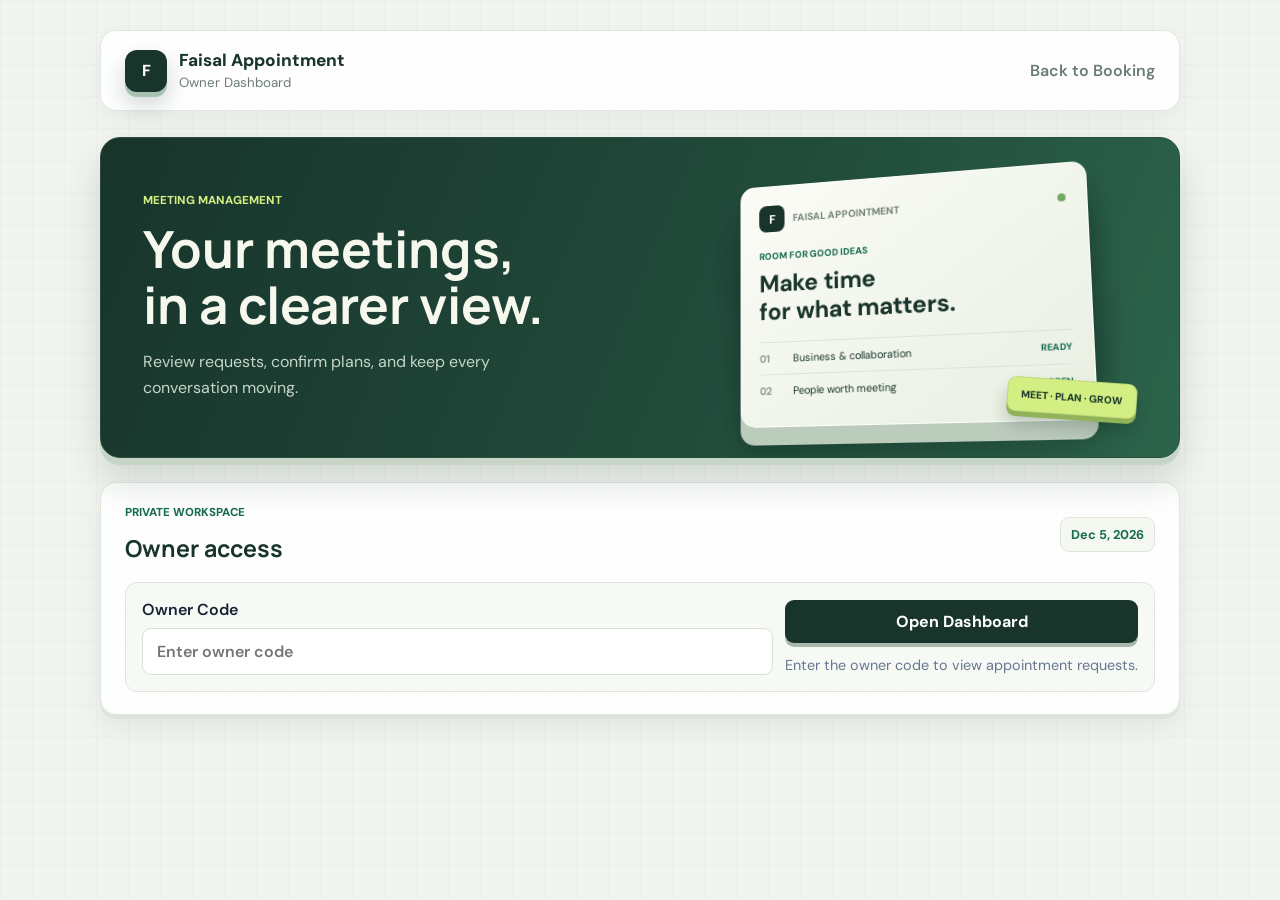
<file: owner.html>
<!DOCTYPE html>
<html lang="en">
  <head>
    <meta charset="UTF-8" />
    <meta name="viewport" content="width=device-width, initial-scale=1.0" />
    <title>Faisal Appointment | Owner Dashboard</title>
    <link rel="preconnect" href="https://fonts.googleapis.com" />
    <link rel="preconnect" href="https://fonts.gstatic.com" crossorigin />
    <link href="https://fonts.googleapis.com/css2?family=DM+Sans:wght@400;500;600;700;800&family=Manrope:wght@500;600;700;800&display=swap" rel="stylesheet" />
    <link rel="stylesheet" href="styles.css" />
  </head>
  <body data-page="owner">
    <div class="page-shell owner-shell">
      <header class="topbar owner-topbar">
        <div class="brand-wrap">
          <div class="brand-mark">F</div>
          <div>
            <p class="brand-name">Faisal Appointment</p>
            <small>Owner Dashboard</small>
          </div>
        </div>
        <nav class="nav-links">
          <a href="index.html">Back to Booking</a>
        </nav>
      </header>

      <main class="owner-main">
        <section class="owner-intro">
          <div class="owner-intro-copy">
            <p class="eyebrow">Meeting management</p>
            <h1>Your meetings,<br />in a clearer view.</h1>
            <p>Review requests, confirm plans, and keep every conversation moving.</p>
          </div>
          <div class="dashboard-scene" aria-hidden="true">
            <div class="scene-shadow"></div>
            <div class="scene-card">
              <div class="scene-card-top">
                <span class="scene-mark">F</span>
                <span>FAISAL APPOINTMENT</span>
                <i></i>
              </div>
              <div class="scene-copy">
                <span>ROOM FOR GOOD IDEAS</span>
                <strong>Make time<br />for what matters.</strong>
              </div>
              <div class="scene-line"><b>01</b><span>Business & collaboration</span><em>READY</em></div>
              <div class="scene-line"><b>02</b><span>People worth meeting</span><em>OPEN</em></div>
            </div>
            <div class="scene-chip">MEET · PLAN · GROW</div>
          </div>
        </section>

        <section class="owner-panel">
          <div class="panel-header owner-header-row">
            <div>
              <p class="eyebrow">Private workspace</p>
              <h2>Owner access</h2>
            </div>
            <span id="todayDate" class="date-pill"></span>
          </div>

          <div class="owner-access-box">
            <label>
              Owner Code
              <input type="password" id="ownerCode" placeholder="Enter owner code" />
            </label>
            <button id="ownerAccessBtn" class="owner-btn">Open Dashboard</button>
            <p id="ownerStatus" class="status-note">Enter the owner code to view appointment requests.</p>
          </div>
        </section>

        <section id="ownerDashboard" class="owner-dashboard hidden">
          <div class="dashboard-heading">
            <div>
              <p class="eyebrow">Your overview</p>
              <h2>Appointment requests</h2>
            </div>
            <span class="dashboard-live"><i></i> All requests</span>
          </div>
          <div class="summary-row">
            <div class="summary-card">
              <span>Total Requests</span>
              <strong id="totalRequests">0</strong>
            </div>
            <div class="summary-card">
              <span>Confirmed</span>
              <strong id="confirmedTotal">0</strong>
            </div>
            <div class="summary-card">
              <span>Pending</span>
              <strong id="pendingTotal">0</strong>
            </div>
          </div>

          <div id="ownerAppointmentList" class="appointment-list"></div>
        </section>
      </main>
    </div>

    <script src="script.js"></script>
  </body>
</html>
</file>
<file: styles.css>
:root {
  --bg: #eef5ff;
  --primary: #195bd6;
  --primary-dark: #123d9c;
  --primary-soft: #eaf2ff;
  --text: #172334;
  --muted: #66778f;
  --line: #dfe8f7;
  --success: #1fa76b;
  --danger: #d94b4b;
  --warning: #d29b12;
  --panel: rgba(255, 255, 255, 0.86);
  --shadow: 0 22px 48px rgba(13, 31, 69, 0.12);
}

* {
  box-sizing: border-box;
}

html {
  scroll-behavior: smooth;
}

body {
  margin: 0;
  font-family: "Inter", sans-serif;
  background: linear-gradient(180deg, #f4f8ff 0%, #edf5ff 100%);
  color: var(--text);
}

button,
input,
select {
  font: inherit;
}

.page-shell {
  max-width: 1200px;
  margin: 0 auto;
  padding: 30px 20px 60px;
}

.topbar {
  display: flex;
  align-items: center;
  justify-content: space-between;
  gap: 18px;
  padding: 18px 24px;
  background: rgba(255, 255, 255, 0.72);
  border: 1px solid rgba(203, 219, 244, 0.9);
  border-radius: 22px;
  box-shadow: 0 10px 28px rgba(18, 43, 83, 0.06);
  backdrop-filter: blur(8px);
}

.brand-wrap {
  display: flex;
  align-items: center;
  gap: 12px;
}

.brand-mark {
  width: 42px;
  height: 42px;
  display: grid;
  place-items: center;
  border-radius: 14px;
  font-weight: 800;
  color: white;
  background: linear-gradient(135deg, var(--primary), #5b8dff);
  box-shadow: 0 12px 24px rgba(25, 91, 214, 0.3);
}

.brand-name {
  margin: 0;
  font-size: 1.08rem;
  font-weight: 800;
}

.brand-wrap small {
  color: var(--muted);
}

.nav-links {
  display: flex;
  align-items: center;
  gap: 26px;
}

.nav-links a {
  text-decoration: none;
  color: var(--muted);
  font-weight: 600;
}

.nav-btn,
.primary-btn,
.secondary-btn,
.submit-btn,
.owner-btn,
.confirm-btn,
.reject-btn,
.delete-btn,
.close-btn {
  border: none;
  border-radius: 12px;
  cursor: pointer;
  transition: 0.2s ease;
}

.nav-btn,
.primary-btn,
.submit-btn,
.owner-btn {
  background: linear-gradient(135deg, var(--primary), #4d84ff);
  color: white;
  box-shadow: 0 14px 26px rgba(25, 91, 214, 0.24);
}

.nav-btn,
.owner-btn {
  padding: 11px 18px;
  font-weight: 700;
}

.primary-btn,
.submit-btn {
  padding: 15px 20px;
  font-weight: 700;
}

.secondary-btn {
  padding: 15px 20px;
  background: var(--primary-soft);
  color: var(--primary-dark);
  font-weight: 700;
}

.container {
  margin-top: 32px;
}

.hero {
  display: grid;
  grid-template-columns: 1.25fr 0.75fr;
  gap: 30px;
  align-items: center;
  margin-bottom: 32px;
}

.eyebrow {
  margin: 0 0 12px;
  color: var(--primary-dark);
  text-transform: uppercase;
  letter-spacing: 0.12em;
  font-size: 0.72rem;
  font-weight: 800;
}

.hero-copy h1 {
  margin: 0;
  font-size: clamp(2.5rem, 5vw, 4rem);
  line-height: 1.08;
}

.lead {
  margin-top: 18px;
  max-width: 620px;
  color: var(--muted);
  font-size: 1.08rem;
  line-height: 1.7;
}

.hero-actions {
  display: flex;
  align-items: center;
  gap: 14px;
  margin-top: 28px;
}

.stats {
  list-style: none;
  padding: 0;
  margin: 28px 0 0;
  display: flex;
  flex-wrap: wrap;
  gap: 24px;
}

.stats li {
  display: flex;
  flex-direction: column;
  gap: 4px;
}

.stats strong {
  font-size: 1.5rem;
}

.stats span {
  color: var(--muted);
}

.hero-panel {
  display: grid;
  gap: 20px;
}

.mini-card {
  background: rgba(255, 255, 255, 0.82);
  border: 1px solid var(--line);
  border-radius: 22px;
  padding: 24px;
  box-shadow: var(--shadow);
}

.mini-card.accent {
  background: linear-gradient(135deg, #ebf3ff, #f5f9ff);
}

.mini-label {
  margin: 0 0 9px;
  color: var(--muted);
  font-size: 0.8rem;
}

.mini-card h3 {
  margin: 0 0 8px;
  font-size: 1.8rem;
}

.mini-card span {
  color: var(--muted);
}

.booking-layout {
  display: grid;
  grid-template-columns: 1.25fr 0.75fr;
  gap: 28px;
  align-items: start;
}

.booking-form,
.appointments-panel,
.owner-panel {
  background: var(--panel);
  border: 1px solid var(--line);
  border-radius: 26px;
  box-shadow: var(--shadow);
}

.booking-form {
  padding: 30px;
}

.section-head h2,
.panel-header h3,
.owner-header-row h2 {
  margin: 0;
  font-size: clamp(1.6rem, 2vw, 2.2rem);
}

.form-grid {
  display: grid;
  grid-template-columns: repeat(2, minmax(0, 1fr));
  gap: 22px;
  margin-top: 24px;
}

label {
  display: flex;
  flex-direction: column;
  gap: 8px;
  color: var(--text);
  font-weight: 600;
}

input,
select {
  width: 100%;
  padding: 12px 14px;
  border: 1px solid var(--line);
  border-radius: 12px;
  background: #f8fbff;
  color: var(--text);
  outline: none;
  transition: border-color 0.2s ease, box-shadow 0.2s ease;
}

input:focus,
select:focus {
  border-color: rgba(25, 91, 214, 0.8);
  box-shadow: 0 0 0 4px rgba(25, 91, 214, 0.1);
}

.submit-btn {
  width: 100%;
  margin-top: 24px;
}

.appointments-panel,
.owner-panel {
  padding: 24px 20px 18px;
}

.panel-header,
.owner-header-row {
  display: flex;
  align-items: center;
  justify-content: space-between;
  gap: 12px;
  margin-bottom: 18px;
}

.date-pill {
  background: var(--primary-soft);
  color: var(--primary-dark);
  font-size: 0.8rem;
  font-weight: 700;
  padding: 8px 10px;
  border-radius: 999px;
}

.notes-box,
.owner-access-box {
  display: grid;
  gap: 12px;
  padding: 16px;
  border: 1px solid var(--line);
  border-radius: 18px;
  background: linear-gradient(135deg, #f9fbff, #edf5ff);
}

.notes-box p,
.status-note {
  margin: 0;
  color: var(--muted);
  font-size: 0.9rem;
}

.owner-main {
  display: grid;
  gap: 28px;
  margin-top: 28px;
}

.summary-row {
  display: grid;
  grid-template-columns: repeat(3, minmax(0, 1fr));
  gap: 14px;
  margin-top: 18px;
}

.summary-card {
  padding: 16px;
  border-radius: 18px;
  border: 1px solid var(--line);
  background: linear-gradient(135deg, #f9fbff, #edf5ff);
  display: grid;
  gap: 8px;
}

.summary-card span {
  color: var(--muted);
  font-size: 0.8rem;
}

.summary-card strong {
  font-size: 1.8rem;
}

.hidden {
  display: none;
}

.appointment-list {
  display: grid;
  gap: 14px;
  margin-top: 16px;
}

.appointment-card {
  background: linear-gradient(135deg, #f9fbff, #eef5ff);
  border: 1px solid var(--line);
  border-radius: 18px;
  padding: 16px;
}

.appointment-top {
  display: flex;
  justify-content: space-between;
  align-items: center;
  gap: 12px;
}

.appointment-name {
  margin: 0;
  font-size: 1.08rem;
}

.status-pill {
  display: inline-flex;
  align-items: center;
  padding: 6px 10px;
  border-radius: 999px;
  font-size: 0.72rem;
  font-weight: 700;
  border: 1px solid transparent;
}

.status-pending {
  background: rgba(210, 155, 18, 0.12);
  color: var(--warning);
  border-color: rgba(210, 155, 18, 0.2);
}

.status-confirmed {
  background: rgba(31, 167, 107, 0.12);
  color: var(--success);
  border-color: rgba(31, 167, 107, 0.2);
}

.status-rejected {
  background: rgba(217, 75, 75, 0.1);
  color: var(--danger);
  border-color: rgba(217, 75, 75, 0.2);
}

.appointment-meta {
  margin: 10px 0 0;
  display: grid;
  gap: 6px;
  color: var(--muted);
  font-size: 0.92rem;
}

.owner-actions {
  display: flex;
  flex-wrap: wrap;
  gap: 8px;
  margin-top: 12px;
}

.confirm-btn,
.reject-btn,
.delete-btn {
  padding: 8px 10px;
  font-weight: 700;
}

.confirm-btn {
  background: rgba(31, 167, 107, 0.12);
  color: var(--success);
}

.reject-btn {
  background: rgba(217, 75, 75, 0.12);
  color: var(--danger);
}

.delete-btn {
  background: rgba(217, 75, 75, 0.08);
  color: var(--danger);
}

.empty-state {
  margin: 0;
  padding: 28px 16px;
  text-align: center;
  color: var(--muted);
  border: 1px dashed var(--line);
  border-radius: 16px;
}

.modal {
  position: fixed;
  inset: 0;
  background: rgba(16, 24, 40, 0.52);
  display: grid;
  place-items: center;
  padding: 20px;
  z-index: 1000;
}

.modal.hidden {
  display: none;
}

.modal-content {
  position: relative;
  width: min(420px, 100%);
  background: white;
  border-radius: 22px;
  padding: 28px 24px 22px;
  box-shadow: var(--shadow);
  text-align: center;
}

.success-icon {
  width: 64px;
  height: 64px;
  margin: 0 auto 16px;
  border-radius: 50%;
  display: grid;
  place-items: center;
  font-size: 2rem;
  font-weight: 800;
  color: white;
  background: linear-gradient(135deg, var(--success), #41c78b);
}

.modal-content h3 {
  margin: 0 0 10px;
  font-size: 1.8rem;
}

.modal-content p {
  margin: 0;
  color: var(--muted);
  line-height: 1.6;
}

.id-box {
  display: grid;
  gap: 5px;
  margin: 20px 0 14px;
  padding: 14px 16px;
  border: 1px solid var(--line);
  border-radius: 14px;
  background: #f6faff;
}

.id-box span {
  color: var(--muted);
  font-size: 0.8rem;
  text-transform: uppercase;
  letter-spacing: 0.08em;
}

.id-box strong {
  font-size: 1.1rem;
  color: var(--primary-dark);
}

.summary-text {
  font-size: 0.95rem;
}

.close-btn {
  position: absolute;
  top: 12px;
  right: 12px;
  width: 34px;
  height: 34px;
  border-radius: 50%;
  background: #edf3ff;
  color: var(--primary-dark);
  font-size: 1.5rem;
}

body[data-page="owner"] {
  --owner-ink: #18342b;
  --owner-green: #176c52;
  --owner-lime: #d3ef83;
  --owner-muted: #6b7d73;
  --owner-line: #dce6dc;
  background-color: #f2f5ef;
  background-image: linear-gradient(rgba(24, 52, 43, 0.025) 1px, transparent 1px), linear-gradient(90deg, rgba(24, 52, 43, 0.025) 1px, transparent 1px);
  background-size: 32px 32px;
  color: var(--owner-ink);
  font-family: "DM Sans", sans-serif;
}

body[data-page="owner"] h1,
body[data-page="owner"] h2,
body[data-page="owner"] h3,
body[data-page="owner"] h4 {
  font-family: "Manrope", sans-serif;
}

.owner-shell {
  max-width: 1120px;
}

.owner-topbar {
  border-color: rgba(220, 230, 220, 0.9);
  border-radius: 16px;
  background: rgba(255, 255, 255, 0.84);
}

body[data-page="owner"] .brand-mark {
  border-radius: 12px;
  background: var(--owner-ink);
  box-shadow: 0 5px 0 #a9c1b1, 0 12px 22px rgba(24, 52, 43, 0.2);
}

body[data-page="owner"] .brand-wrap small,
body[data-page="owner"] .nav-links a {
  color: var(--owner-muted);
}

.owner-intro {
  min-height: 300px;
  display: grid;
  grid-template-columns: 1fr 0.9fr;
  align-items: center;
  gap: 32px;
  overflow: hidden;
  padding: 34px 42px;
  border: 1px solid #284d3f;
  border-radius: 20px;
  background: linear-gradient(112deg, #18342b 0%, #214b3b 58%, #2c644b 100%);
  color: #f6f8ee;
  box-shadow: 0 7px 0 #c7d5c8, 0 22px 38px rgba(24, 52, 43, 0.16);
  animation: owner-rise 650ms ease-out both;
}

.owner-intro-copy {
  position: relative;
  z-index: 1;
}

body[data-page="owner"] .owner-intro .eyebrow {
  color: var(--owner-lime);
}

.owner-intro h1 {
  margin: 0;
  font-size: clamp(2.2rem, 4vw, 3.5rem);
  line-height: 1.1;
}

.owner-intro-copy > p:last-child {
  max-width: 390px;
  margin: 16px 0 0;
  color: #c6d5ca;
  line-height: 1.65;
}

.dashboard-scene {
  position: relative;
  min-height: 245px;
  display: grid;
  place-items: center;
  perspective: 950px;
}

.scene-shadow {
  position: absolute;
  width: 74%;
  height: 76%;
  border-radius: 24px;
  background: rgba(8, 25, 19, 0.38);
  filter: blur(16px);
  transform: translate(15px, 20px) rotate(-7deg);
}

.scene-card {
  position: relative;
  z-index: 1;
  width: min(360px, 100%);
  padding: 20px;
  border: 1px solid rgba(255, 255, 255, 0.72);
  border-radius: 15px;
  background: linear-gradient(145deg, #fbfcf6, #e8efe2);
  color: var(--owner-ink);
  box-shadow: 0 18px 0 #bbcbbc, 0 25px 30px rgba(5, 19, 13, 0.26);
  transform: rotateY(-13deg) rotateX(7deg) rotateZ(-3deg);
  transition: transform 350ms ease, box-shadow 350ms ease;
}

.dashboard-scene:hover .scene-card {
  box-shadow: 0 12px 0 #bbcbbc, 0 21px 34px rgba(5, 19, 13, 0.32);
  transform: rotateY(-7deg) rotateX(2deg) rotateZ(0deg) translateY(5px);
}

.scene-card-top {
  display: flex;
  align-items: center;
  gap: 9px;
  color: #758579;
  font-size: 0.66rem;
  font-weight: 800;
}

.scene-mark {
  width: 28px;
  height: 28px;
  display: grid;
  place-items: center;
  border-radius: 8px;
  background: var(--owner-ink);
  color: white;
  font-size: 0.8rem;
}

.scene-card-top i,
.dashboard-live i {
  width: 8px;
  height: 8px;
  margin-left: auto;
  border-radius: 50%;
  background: #73aa63;
}

.scene-copy {
  display: grid;
  gap: 8px;
  padding: 19px 0 16px;
}

.scene-copy span {
  color: var(--owner-green);
  font-size: 0.62rem;
  font-weight: 800;
}

.scene-copy strong {
  font-size: 1.55rem;
  line-height: 1.18;
}

.scene-line {
  display: grid;
  grid-template-columns: 28px 1fr auto;
  align-items: center;
  gap: 8px;
  padding: 9px 0;
  border-top: 1px solid #dbe3d8;
  font-size: 0.68rem;
}

.scene-line b {
  color: #8b9a8e;
}

.scene-line em {
  color: var(--owner-green);
  font-size: 0.57rem;
  font-style: normal;
  font-weight: 800;
}

.scene-chip {
  position: absolute;
  right: 0;
  bottom: 8px;
  z-index: 2;
  padding: 10px 13px;
  border: 1px solid rgba(24, 52, 43, 0.12);
  border-radius: 9px;
  background: var(--owner-lime);
  color: var(--owner-ink);
  box-shadow: 0 5px 0 #91b259, 0 12px 18px rgba(5, 19, 13, 0.2);
  font-size: 0.64rem;
  font-weight: 800;
  transform: rotate(4deg);
}

.owner-main {
  gap: 24px;
  margin-top: 26px;
}

.owner-panel {
  padding: 22px 24px;
  border-color: var(--owner-line);
  border-radius: 16px;
  background: rgba(255, 255, 255, 0.88);
  box-shadow: 0 4px 0 #dce5dc, 0 14px 26px rgba(24, 52, 43, 0.07);
}

body[data-page="owner"] .eyebrow {
  color: var(--owner-green);
  letter-spacing: 0;
}

.owner-header-row h2,
.dashboard-heading h2 {
  font-size: 1.45rem;
}

body[data-page="owner"] .date-pill {
  border: 1px solid var(--owner-line);
  border-radius: 9px;
  background: #f5f8f1;
  color: var(--owner-green);
}

body[data-page="owner"] .owner-access-box {
  grid-template-columns: minmax(0, 1fr) auto;
  align-items: end;
  border-color: var(--owner-line);
  border-radius: 12px;
  background: #f7f9f5;
}

body[data-page="owner"] .owner-access-box label {
  grid-row: span 2;
}

body[data-page="owner"] input {
  border-color: #d7e0d6;
  border-radius: 9px;
  background: white;
}

body[data-page="owner"] input:focus {
  border-color: var(--owner-green);
  box-shadow: 0 0 0 4px rgba(23, 108, 82, 0.11);
}

body[data-page="owner"] .owner-btn {
  border-radius: 9px;
  background: var(--owner-ink);
  box-shadow: 0 4px 0 #a8b9ac;
}

.owner-access-box .status-note {
  align-self: center;
}

.owner-dashboard {
  animation: owner-rise 450ms ease-out both;
}

.dashboard-heading {
  display: flex;
  align-items: end;
  justify-content: space-between;
  gap: 16px;
  margin-top: 10px;
}

.dashboard-heading .eyebrow {
  margin-bottom: 5px;
}

.dashboard-live {
  display: inline-flex;
  align-items: center;
  gap: 8px;
  padding: 8px 11px;
  border: 1px solid var(--owner-line);
  border-radius: 9px;
  background: rgba(255, 255, 255, 0.75);
  color: #5b7162;
  font-size: 0.75rem;
  font-weight: 700;
}

.summary-row {
  gap: 16px;
  margin-top: 14px;
}

body[data-page="owner"] .summary-card {
  position: relative;
  min-height: 120px;
  overflow: hidden;
  padding: 20px;
  border-color: var(--owner-line);
  border-radius: 14px;
  background: linear-gradient(145deg, #fff 0%, #f4f7f0 100%);
  box-shadow: 0 4px 0 #d4ded3, 0 10px 18px rgba(24, 52, 43, 0.07);
  transition: transform 220ms ease, box-shadow 220ms ease;
}

body[data-page="owner"] .summary-card:hover {
  box-shadow: 0 7px 0 #c7d6c7, 0 14px 24px rgba(24, 52, 43, 0.11);
  transform: translateY(-3px);
}

body[data-page="owner"] .summary-card span {
  color: var(--owner-muted);
  font-size: 0.85rem;
  font-weight: 600;
}

body[data-page="owner"] .summary-card strong {
  color: var(--owner-ink);
  font-size: 2rem;
}

.appointment-list {
  grid-template-columns: repeat(2, minmax(0, 1fr));
  gap: 16px;
  margin-top: 18px;
}

body[data-page="owner"] .appointment-card {
  padding: 19px;
  border-color: var(--owner-line);
  border-radius: 14px;
  background: rgba(255, 255, 255, 0.92);
  box-shadow: 0 3px 0 #dce5dc, 0 9px 18px rgba(24, 52, 43, 0.06);
  transition: transform 200ms ease, box-shadow 200ms ease;
}

body[data-page="owner"] .appointment-card:hover {
  box-shadow: 0 5px 0 #d1dfd1, 0 13px 22px rgba(24, 52, 43, 0.1);
  transform: translateY(-2px);
}

body[data-page="owner"] .appointment-name {
  color: var(--owner-ink);
}

body[data-page="owner"] .appointment-meta {
  color: #65776a;
  overflow-wrap: anywhere;
}

body[data-page="owner"] .appointment-meta strong {
  color: #344e40;
}

body[data-page="owner"] .confirm-btn {
  background: #e4f2da;
  color: #2c7146;
}

body[data-page="owner"] .reject-btn,
body[data-page="owner"] .delete-btn {
  border: 1px solid #f0d7d1;
  background: #fff2ee;
  color: #a94e3e;
}

@keyframes owner-rise {
  from {
    opacity: 0;
    transform: translateY(12px);
  }
  to {
    opacity: 1;
    transform: translateY(0);
  }
}

@media (max-width: 900px) {
  .owner-intro {
    grid-template-columns: 1fr 0.8fr;
    padding: 30px;
  }

  .appointment-list {
    grid-template-columns: 1fr;
  }
}

@media (max-width: 640px) {
  .owner-intro {
    grid-template-columns: 1fr;
    gap: 12px;
    padding: 27px 23px 22px;
  }

  .owner-intro h1 {
    font-size: 2.25rem;
  }

  .dashboard-scene {
    min-height: 230px;
    margin: 0 4px;
  }

  .scene-card {
    transform: rotateY(-5deg) rotateX(3deg) rotateZ(-1deg);
  }

  .scene-chip {
    right: 2px;
  }

  .owner-panel {
    padding: 19px 16px;
  }

  body[data-page="owner"] .owner-access-box {
    grid-template-columns: 1fr;
  }

  body[data-page="owner"] .owner-access-box label {
    grid-row: auto;
  }

  .owner-access-box .status-note {
    grid-column: 1;
  }

  .dashboard-heading {
    align-items: start;
    flex-direction: column;
  }

  .summary-row {
    grid-template-columns: 1fr;
    gap: 11px;
  }

  body[data-page="owner"] .summary-card {
    min-height: 96px;
    padding: 15px 17px;
  }
}

@media (prefers-reduced-motion: reduce) {
  .owner-intro,
  .owner-dashboard {
    animation: none;
  }

  .scene-card,
  .summary-card,
  .appointment-card {
    transition: none;
  }
}

@media (max-width: 900px) {
  .hero,
  .booking-layout,
  .summary-row {
    grid-template-columns: 1fr;
  }
}

@media (max-width: 640px) {
  .topbar {
    flex-wrap: wrap;
    justify-content: center;
  }

  .nav-links {
    width: 100%;
    justify-content: center;
    flex-wrap: wrap;
  }

  .form-grid {
    grid-template-columns: 1fr;
  }

  .hero-actions {
    flex-direction: column;
    align-items: stretch;
  }
}

body[data-page="booking"] {
  --book-ink: #1b2b43;
  --book-blue: #245b9c;
  --book-coral: #f07859;
  --book-sky: #b9e4ff;
  --book-muted: #6a7890;
  --book-line: #dce5f0;
  background-color: #f3f7fc;
  background-image: linear-gradient(rgba(27, 43, 67, 0.025) 1px, transparent 1px), linear-gradient(90deg, rgba(27, 43, 67, 0.025) 1px, transparent 1px);
  background-size: 30px 30px;
  color: var(--book-ink);
  font-family: "DM Sans", sans-serif;
}

body[data-page="booking"] h1,
body[data-page="booking"] h2,
body[data-page="booking"] h3 {
  font-family: "Manrope", sans-serif;
}

body[data-page="booking"] .booking-shell {
  max-width: 1240px;
  padding: 22px 24px 52px;
}

body[data-page="booking"] .booking-topbar {
  padding: 13px 19px;
  border: 1px solid #dce5f0;
  border-radius: 14px;
  background: rgba(255, 255, 255, 0.88);
  box-shadow: 0 4px 0 #dce5f0, 0 10px 22px rgba(27, 43, 67, 0.05);
}

body[data-page="booking"] .brand-mark {
  border-radius: 11px;
  background: var(--book-blue);
  box-shadow: 0 4px 0 #b8cde2, 0 9px 18px rgba(36, 91, 156, 0.18);
}

body[data-page="booking"] .brand-name {
  color: var(--book-ink);
  font-family: "Manrope", sans-serif;
}

body[data-page="booking"] .brand-wrap small,
body[data-page="booking"] .nav-links a {
  color: var(--book-muted);
}

body[data-page="booking"] .nav-links a:hover {
  color: var(--book-blue);
}

body[data-page="booking"] .nav-btn {
  display: inline-flex;
  align-items: center;
  justify-content: center;
  border-radius: 9px;
  padding: 11px 16px;
  background: var(--book-coral);
  box-shadow: 0 4px 0 #d95e43;
  color: #fff;
  font-weight: 800;
  text-decoration: none;
}

body[data-page="booking"] .nav-btn:hover,
body[data-page="booking"] .primary-btn:hover,
body[data-page="booking"] .submit-btn:hover {
  filter: brightness(1.04);
  transform: translateY(-2px);
}

body[data-page="booking"] .container {
  margin-top: 25px;
}

body[data-page="booking"] .booking-hero {
  grid-template-columns: minmax(0, 1.05fr) minmax(340px, 0.95fr);
  gap: 38px;
  min-height: 420px;
  margin-bottom: 27px;
  overflow: hidden;
  padding: 42px 46px;
  border: 1px solid #244c76;
  border-radius: 22px;
  background: linear-gradient(118deg, #142b49 0%, #1c4c7b 68%, #286a9d 100%);
  box-shadow: 0 7px 0 #c9d8e8, 0 22px 36px rgba(27, 43, 67, 0.15);
  color: #f5f8ff;
  animation: booking-arrive 600ms ease-out both;
}

body[data-page="booking"] .booking-hero .eyebrow {
  margin-bottom: 15px;
  color: var(--book-sky);
  letter-spacing: 0;
}

body[data-page="booking"] .booking-hero h1 {
  max-width: 580px;
  margin: 0;
  color: #fff;
  font-size: 3.35rem;
  line-height: 1.08;
}

body[data-page="booking"] .booking-hero h1 span {
  color: var(--book-sky);
}

body[data-page="booking"] .booking-hero .lead {
  max-width: 520px;
  margin: 17px 0 0;
  color: #c9d9e9;
  font-size: 1rem;
  line-height: 1.7;
}

body[data-page="booking"] .hero-actions {
  flex-wrap: wrap;
  gap: 13px;
  margin-top: 22px;
}

body[data-page="booking"] .primary-btn,
body[data-page="booking"] .secondary-btn {
  display: inline-flex;
  align-items: center;
  justify-content: center;
  gap: 14px;
  min-height: 47px;
  border-radius: 9px;
  padding: 12px 16px;
  font-size: 0.88rem;
  text-decoration: none;
}

body[data-page="booking"] .primary-btn {
  background: var(--book-coral);
  box-shadow: 0 4px 0 #d95e43;
  color: #fff;
}

body[data-page="booking"] .primary-btn span,
body[data-page="booking"] .submit-btn span {
  font-size: 1.08rem;
}

body[data-page="booking"] .secondary-btn {
  border: 1px solid rgba(245, 248, 255, 0.3);
  background: transparent;
  color: #f5f8ff;
}

body[data-page="booking"] .stats {
  gap: 22px;
  margin-top: 27px;
}

body[data-page="booking"] .stats li {
  gap: 2px;
  min-width: 82px;
}

body[data-page="booking"] .stats strong {
  color: var(--book-sky);
  font-family: "Manrope", sans-serif;
  font-size: 0.8rem;
}

body[data-page="booking"] .stats span {
  color: #d0dfef;
  font-size: 0.76rem;
}

.booking-visual {
  position: relative;
  min-width: 0;
  height: 342px;
  perspective: 1100px;
  transform-style: preserve-3d;
}

.booking-visual::before {
  position: absolute;
  inset: 12px 2px 0 16px;
  border: 1px solid rgba(185, 228, 255, 0.7);
  border-radius: 17px;
  content: "";
  transform: translateZ(-22px) rotate(3deg);
}

.booking-visual img {
  position: relative;
  width: 100%;
  height: 100%;
  border: 1px solid rgba(255, 255, 255, 0.55);
  border-radius: 15px;
  box-shadow: 0 17px 0 rgba(11, 31, 57, 0.28), 0 25px 38px rgba(8, 24, 44, 0.25);
  object-fit: cover;
  object-position: center;
  transform: rotateY(-5deg) rotateZ(1deg);
  animation: booking-float 7s ease-in-out infinite;
  backface-visibility: hidden;
  will-change: transform;
}

.booking-visual:hover img {
  animation-play-state: paused;
  filter: saturate(1.05);
}

.visual-caption {
  position: absolute;
  right: -8px;
  bottom: 18px;
  display: grid;
  gap: 9px;
  min-width: 190px;
  padding: 15px 18px;
  border: 1px solid rgba(255, 255, 255, 0.36);
  border-radius: 11px;
  background: rgba(20, 43, 72, 0.94);
  box-shadow: 0 5px 0 #112a47, 0 13px 21px rgba(8, 24, 44, 0.28);
  color: #fff;
  transform: translateZ(34px);
  animation: booking-caption-float 5.5s ease-in-out infinite;
  will-change: transform;
}

.visual-caption > span {
  color: var(--book-sky);
  font-size: 0.62rem;
  font-weight: 800;
}

.visual-caption strong {
  font-family: "Manrope", sans-serif;
  font-size: 1.18rem;
  line-height: 1.2;
}

.visual-caption small {
  display: flex;
  align-items: center;
  gap: 7px;
  color: #d0dfef;
  font-size: 0.68rem;
}

.visual-caption i {
  width: 7px;
  height: 7px;
  border-radius: 50%;
  background: var(--book-sky);
}

body[data-page="booking"] .booking-layout {
  grid-template-columns: minmax(0, 1.4fr) minmax(240px, 0.6fr);
  gap: 30px;
}

body[data-page="booking"] .booking-form {
  padding: 29px;
  border: 1px solid var(--book-line);
  border-radius: 16px;
  background: #fff;
  box-shadow: 0 5px 0 #dce5f0, 0 15px 25px rgba(27, 43, 67, 0.07);
}

body[data-page="booking"] .section-head .eyebrow,
body[data-page="booking"] .appointments-panel .eyebrow {
  margin-bottom: 7px;
  color: var(--book-blue);
  letter-spacing: 0;
}

body[data-page="booking"] .section-head h2,
body[data-page="booking"] .panel-header h3 {
  color: var(--book-ink);
  font-size: 1.6rem;
}

body[data-page="booking"] .form-grid {
  gap: 18px;
  margin-top: 22px;
}

body[data-page="booking"] .form-grid label {
  gap: 7px;
  color: #35465d;
  font-size: 0.85rem;
  font-weight: 700;
}

body[data-page="booking"] input,
body[data-page="booking"] select {
  min-height: 47px;
  border: 1px solid #dbe4f0;
  border-radius: 8px;
  background: #f7f9fd;
  color: var(--book-ink);
  font-size: 0.9rem;
}

body[data-page="booking"] input:focus,
body[data-page="booking"] select:focus {
  border-color: var(--book-blue);
  box-shadow: 0 0 0 4px rgba(36, 91, 156, 0.1);
}

body[data-page="booking"] .submit-btn {
  display: flex;
  align-items: center;
  justify-content: center;
  gap: 10px;
  min-height: 51px;
  margin-top: 22px;
  border-radius: 9px;
  background: var(--book-blue);
  box-shadow: 0 4px 0 #173e70;
  color: #fff;
}

body[data-page="booking"] .prototype-notice {
  margin: 18px 0 -8px;
  padding: 11px 13px;
  border-left: 3px solid #245b9c;
  background: #f1f7fd;
  color: #526780;
  font-size: 0.78rem;
  line-height: 1.5;
}

body[data-page="booking"] .appointments-panel {
  position: relative;
  padding: 7px 2px;
  border: 0;
  border-radius: 0;
  background: transparent;
  box-shadow: none;
}

body[data-page="booking"] .panel-header {
  align-items: flex-start;
  margin-bottom: 18px;
}

body[data-page="booking"] .date-pill {
  border: 1px solid var(--book-line);
  border-radius: 8px;
  background: #fff;
  color: var(--book-blue);
  white-space: nowrap;
}

body[data-page="booking"] .notes-box {
  gap: 0;
  padding: 0;
  border: 0;
  border-radius: 0;
  background: transparent;
}

body[data-page="booking"] .notes-box p:not(.response-note) {
  display: grid;
  grid-template-columns: 33px 1fr;
  gap: 11px;
  padding: 16px 0;
  border-bottom: 1px solid var(--book-line);
  color: var(--book-muted);
  font-size: 0.9rem;
  line-height: 1.55;
}

body[data-page="booking"] .notes-box p > b {
  color: var(--book-coral);
  font-family: "Manrope", sans-serif;
  font-size: 0.8rem;
}

body[data-page="booking"] .notes-box p strong {
  display: block;
  margin-bottom: 3px;
  color: var(--book-ink);
}

body[data-page="booking"] .notes-box .response-note {
  margin-top: 16px;
  padding: 14px 15px;
  border-left: 3px solid var(--book-coral);
  background: #fff;
  color: var(--book-muted);
  font-size: 0.82rem;
  line-height: 1.5;
}

body[data-page="booking"] .modal-content {
  border: 1px solid var(--book-line);
  border-radius: 16px;
}

body[data-page="booking"] .id-box {
  border-radius: 9px;
  background: #f3f8fd;
}

body[data-page="booking"] .id-box strong {
  color: var(--book-blue);
}

body[data-page="booking"] .success-icon {
  background: linear-gradient(135deg, #245b9c, #57b8e7);
}

body[data-page="booking"] .booking-faq {
  margin-top: 37px;
  padding-top: 25px;
  border-top: 1px solid var(--book-line);
}

body[data-page="booking"] .faq-heading {
  margin-bottom: 15px;
}

body[data-page="booking"] .faq-heading .eyebrow {
  margin-bottom: 6px;
  color: var(--book-blue);
}

body[data-page="booking"] .faq-heading h2 {
  margin: 0;
  color: var(--book-ink);
  font-size: 1.55rem;
}

body[data-page="booking"] .faq-list {
  display: grid;
  grid-template-columns: repeat(2, minmax(0, 1fr));
  gap: 12px;
}

body[data-page="booking"] .faq-list details {
  align-self: start;
  padding: 15px 16px;
  border: 1px solid var(--book-line);
  border-radius: 10px;
  background: rgba(255, 255, 255, 0.84);
}

body[data-page="booking"] .faq-list summary {
  display: flex;
  align-items: flex-start;
  justify-content: space-between;
  gap: 12px;
  color: var(--book-ink);
  cursor: pointer;
  font-size: 0.88rem;
  font-weight: 700;
  list-style: none;
}

body[data-page="booking"] .faq-list summary::-webkit-details-marker {
  display: none;
}

body[data-page="booking"] .faq-list summary::after {
  flex: 0 0 auto;
  color: var(--book-blue);
  content: "+";
  font-size: 1.1rem;
  line-height: 1;
}

body[data-page="booking"] .faq-list details[open] summary::after {
  content: "−";
}

body[data-page="booking"] .faq-list details p {
  margin: 10px 0 0;
  color: var(--book-muted);
  font-size: 0.84rem;
  line-height: 1.55;
}

body[data-page="booking"] .faq-list summary:focus-visible,
body[data-page="booking"] .close-btn:focus-visible {
  outline: 3px solid #57b8e7;
  outline-offset: 3px;
}

@keyframes booking-arrive {
  from {
    opacity: 0;
    transform: translateY(10px);
  }
  to {
    opacity: 1;
    transform: translateY(0);
  }
}

@keyframes booking-float {
  0%,
  100% {
    transform: translate3d(0, 0, 0) rotateY(-5deg) rotateX(0deg) rotateZ(1deg);
  }
  50% {
    transform: translate3d(-3px, -7px, 15px) rotateY(-1deg) rotateX(2deg) rotateZ(-0.5deg) scale(1.035);
  }
}

@keyframes booking-caption-float {
  0%,
  100% {
    transform: translate3d(0, 0, 34px) rotateZ(0deg);
  }
  50% {
    transform: translate3d(0, -5px, 46px) rotateZ(1deg);
  }
}

body[data-page="booking"] .growth-panel {
  position: absolute;
  top: 16px;
  left: 12px;
  z-index: 2;
  width: min(205px, 56%);
  padding: 13px 14px 12px;
  border: 1px solid rgba(255, 255, 255, 0.42);
  border-radius: 10px;
  background: rgba(17, 42, 72, 0.91);
  box-shadow: 0 5px 0 #102b4a, 0 14px 24px rgba(8, 24, 44, 0.26);
  color: #fff;
  transform: translateZ(42px);
  animation: growth-panel-float 6s ease-in-out infinite;
  will-change: transform;
}

body[data-page="booking"] .growth-panel > span {
  display: block;
  margin-bottom: 4px;
  color: var(--book-sky);
  font-size: 0.57rem;
  font-weight: 800;
}

body[data-page="booking"] .growth-panel > strong {
  font-family: "Manrope", sans-serif;
  font-size: 0.9rem;
}

body[data-page="booking"] .growth-chart {
  position: relative;
  display: flex;
  align-items: end;
  justify-content: space-between;
  gap: 6px;
  height: 72px;
  margin-top: 10px;
  padding: 0 3px;
  border-bottom: 1px solid rgba(255, 255, 255, 0.4);
}

body[data-page="booking"] .growth-chart > i {
  z-index: 1;
  width: 11%;
  height: var(--bar-height);
  border-radius: 3px 3px 0 0;
  background: linear-gradient(180deg, #9bdcff, #428dcc);
  box-shadow: 0 0 10px rgba(155, 220, 255, 0.22);
  transform: scaleY(0.62);
  transform-origin: bottom;
  animation: growth-bars 3.8s ease-in-out infinite;
}

body[data-page="booking"] .growth-chart > i:nth-child(1) { --bar-height: 24%; animation-delay: 0s; }
body[data-page="booking"] .growth-chart > i:nth-child(2) { --bar-height: 38%; animation-delay: 0.12s; }
body[data-page="booking"] .growth-chart > i:nth-child(3) { --bar-height: 33%; animation-delay: 0.24s; }
body[data-page="booking"] .growth-chart > i:nth-child(4) { --bar-height: 54%; animation-delay: 0.36s; }
body[data-page="booking"] .growth-chart > i:nth-child(5) { --bar-height: 62%; animation-delay: 0.48s; }
body[data-page="booking"] .growth-chart > i:nth-child(6) { --bar-height: 78%; animation-delay: 0.6s; }
body[data-page="booking"] .growth-chart > i:nth-child(7) { --bar-height: 100%; animation-delay: 0.72s; }

body[data-page="booking"] .growth-trend {
  position: absolute;
  inset: 8px 4px 4px;
  pointer-events: none;
}

body[data-page="booking"] .growth-trend::before {
  position: absolute;
  bottom: 1px;
  left: 2px;
  width: 92%;
  height: 2px;
  border-radius: 2px;
  background: #ffd1ad;
  box-shadow: 0 0 8px rgba(255, 209, 173, 0.65);
  content: "";
  transform: rotate(-25deg) scaleX(1);
  transform-origin: left bottom;
  animation: growth-trend 3.8s ease-in-out infinite alternate;
}

@keyframes growth-bars {
  0%,
  100% { transform: scaleY(0.62); }
  50% { transform: scaleY(1); }
}

@keyframes growth-trend {
  from { opacity: 0.55; transform: rotate(-25deg) scaleX(0.35); }
  to { opacity: 1; transform: rotate(-25deg) scaleX(1); }
}

@keyframes growth-panel-float {
  0%,
  100% { transform: translate3d(0, 0, 42px); }
  50% { transform: translate3d(0, -5px, 50px); }
}

@media (max-width: 900px) {
  body[data-page="booking"] .booking-hero {
    grid-template-columns: 1fr 0.9fr;
    gap: 24px;
    padding: 34px 30px;
  }

  body[data-page="booking"] .booking-hero h1 {
    font-size: 2.8rem;
  }

  .booking-visual {
    height: 310px;
  }

  body[data-page="booking"] .booking-layout {
    grid-template-columns: 1fr;
    gap: 20px;
  }
}

@media (max-width: 680px) {
  body[data-page="booking"] .booking-shell {
    padding: 13px 14px 34px;
  }

  body[data-page="booking"] .booking-topbar {
    display: grid;
    grid-template-columns: minmax(0, 1fr) auto;
    gap: 13px 8px;
    padding: 12px;
    border-radius: 12px;
  }

  body[data-page="booking"] .booking-topbar .brand-wrap {
    min-width: 0;
    gap: 9px;
  }

  body[data-page="booking"] .brand-name {
    font-size: 0.96rem;
  }

  body[data-page="booking"] .booking-topbar .nav-btn {
    padding: 10px 11px;
    font-size: 0.76rem;
    white-space: nowrap;
  }

  body[data-page="booking"] .booking-topbar .nav-links {
    grid-column: 1 / -1;
    justify-content: flex-start;
    gap: 22px;
    padding: 3px 2px 0;
    font-size: 0.82rem;
  }

  body[data-page="booking"] .container {
    margin-top: 16px;
  }

  body[data-page="booking"] .booking-hero {
    grid-template-columns: 1fr;
    gap: 22px;
    padding: 28px 21px 24px;
    border-radius: 17px;
  }

  body[data-page="booking"] .booking-hero h1 {
    max-width: 440px;
    font-size: 2.45rem;
    line-height: 1.1;
  }

  body[data-page="booking"] .booking-hero .lead {
    margin-top: 13px;
    font-size: 0.92rem;
  }

  body[data-page="booking"] .hero-actions {
    gap: 10px;
    margin-top: 18px;
  }

  body[data-page="booking"] .primary-btn,
  body[data-page="booking"] .secondary-btn {
    min-height: 44px;
    padding: 10px 12px;
    font-size: 0.8rem;
  }

  body[data-page="booking"] .stats {
    gap: 12px;
    justify-content: space-between;
    margin-top: 19px;
  }

  body[data-page="booking"] .stats li {
    min-width: 0;
  }

  body[data-page="booking"] .stats span {
    font-size: 0.69rem;
  }

  .booking-visual {
    height: 245px;
    margin: 0 4px 8px;
  }

  .booking-visual img {
    transform: rotateZ(0.5deg);
  }

  .visual-caption {
    right: -5px;
    bottom: 12px;
    min-width: 158px;
    gap: 7px;
    padding: 12px 13px;
  }

  body[data-page="booking"] .growth-panel {
    top: 12px;
    left: 8px;
    width: min(185px, 57%);
    padding: 11px 11px 10px;
  }

  body[data-page="booking"] .growth-chart {
    height: 58px;
  }

  .visual-caption strong {
    font-size: 1.02rem;
  }

  body[data-page="booking"] .booking-layout {
    grid-template-columns: 1fr;
    gap: 22px;
  }

  body[data-page="booking"] .booking-form {
    padding: 22px 17px;
    border-radius: 13px;
  }

  body[data-page="booking"] .section-head h2 {
    font-size: 1.45rem;
  }

  body[data-page="booking"] .form-grid {
    grid-template-columns: 1fr;
    gap: 14px;
    margin-top: 18px;
  }

  body[data-page="booking"] .appointments-panel {
    padding: 2px 4px;
  }

  body[data-page="booking"] .booking-faq {
    margin-top: 28px;
    padding-top: 21px;
  }

  body[data-page="booking"] .faq-list {
    grid-template-columns: 1fr;
    gap: 9px;
  }

  body[data-page="booking"] .panel-header h3 {
    font-size: 1.35rem;
  }
}

@media (max-width: 370px) {
  body[data-page="booking"] .booking-hero h1 {
    font-size: 2.15rem;
  }

  body[data-page="booking"] .hero-actions {
    display: grid;
    grid-template-columns: 1fr;
  }
}

@media (prefers-reduced-motion: reduce) {
  body[data-page="booking"] .booking-hero {
    animation: none;
  }

  .booking-visual img,
  .visual-caption,
  body[data-page="booking"] .growth-panel {
    animation: none;
    transition: none;
    transform: none;
  }

  body[data-page="booking"] .growth-chart > i {
    animation: none;
    transform: none;
  }

  body[data-page="booking"] .growth-trend::before {
    animation: none;
  }
}
</file>
